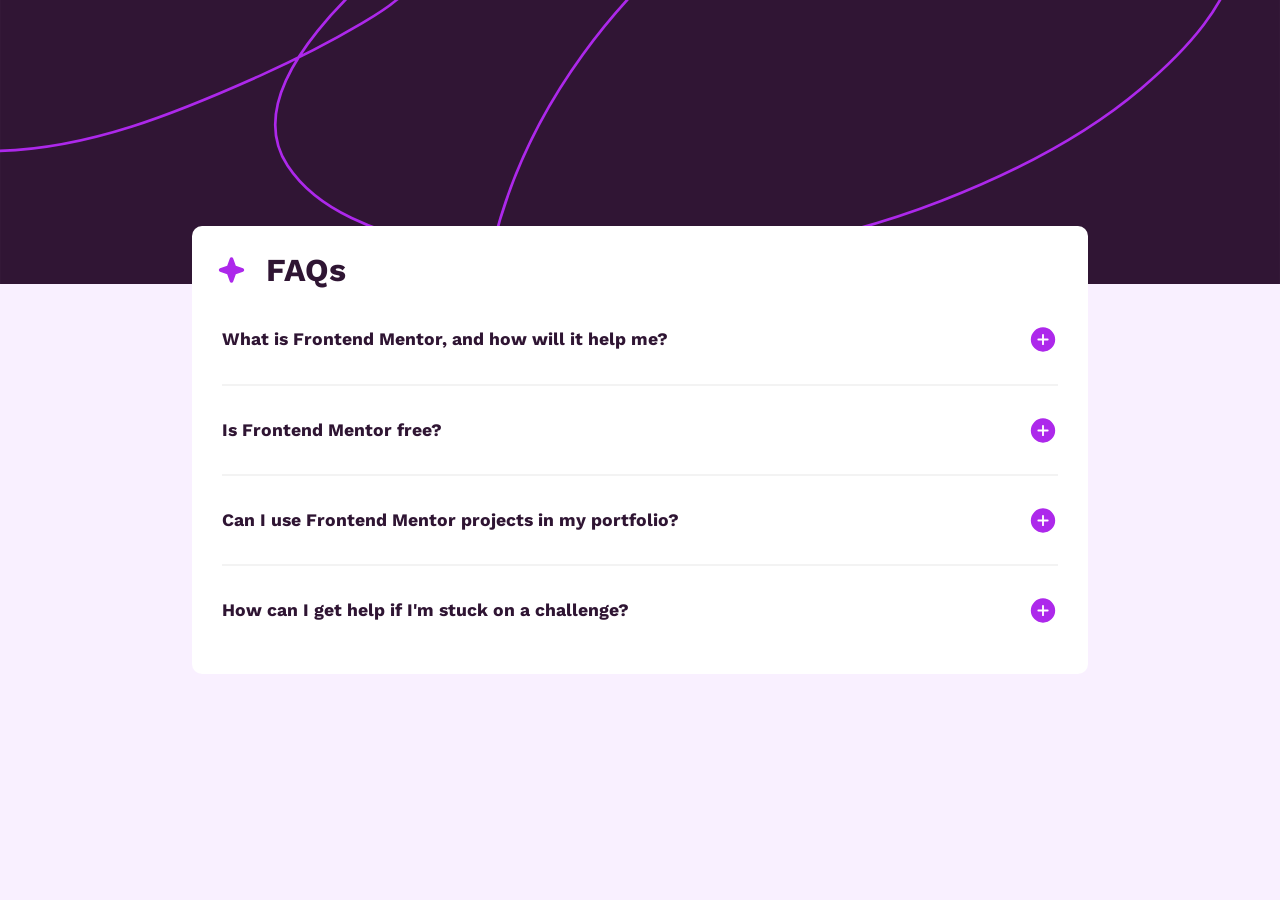
<file: index.html>
<!DOCTYPE html>
<html lang="en">

<head>
  <meta charset="UTF-8">
  <meta name="viewport" content="width=device-width, initial-scale=1.0">
  <!-- displays site properly based on user's device -->

  <link rel="icon" type="image/png" sizes="32x32" href="./assets/images/favicon-32x32.png">
  <link rel="stylesheet" href="style.css">
  <script src="index.js" defer></script>
  <title>Frontend Mentor | FAQ accordion</title>
</head>

<body>
  <img src="assets/images/background-pattern-mobile.svg" alt="background-image-mobile" class="background-image-mobile">
  <img src="assets/images/background-pattern-desktop.svg" alt="background-image-desktop"
    class="background-image-desktop">
  <div class="container">
    <header>
      <img src="assets/images/icon-star.svg" alt="icon-star" class="icon-star align-center">
      <h1 class="align-center">FAQs</h1>
    </header>
    <div class="content-box">
      <div class="h2-box">
        <h2>What is Frontend Mentor, and how will it help me?</h2>
        <img src="assets/images/icon-plus.svg" alt="icon-plus" class="icon-plus icon-plus1" onclick="
        manipulateParagraph(1)
        ">
        <img src="assets/images/icon-minus.svg" alt="minus-icon" class="icon-minus1 icon-minus" onclick="
        manipulateParagraph(1)">
      </div>

      <p class="view-element1">Frontend Mentor offers realistic coding challenges to help developers improve their
        frontend coding skills with projects in HTML, CSS, and JavaScript. It's suitable for
        all levels and ideal for portfolio building.</p>
    </div>
    <div class="content-box upper-border">
      <div class="h2-box">
        <h2>Is Frontend Mentor free?</h2>
        <img src="assets/images/icon-plus.svg" alt="icon-plus" class="icon-plus icon-plus2" onclick="
        manipulateParagraph(2)
        ">
        <img src="assets/images/icon-minus.svg" alt="minus-icon" class="icon-minus2 icon-minus" onclick="
        manipulateParagraph(2)">
      </div>

      <p class="view-element2">Yes, Frontend Mentor offers both free and premium coding challenges, with the free
        option providing access to a range of projects suitable for all skill levels.</p>
    </div>
    <div class="content-box upper-border">
      <div class="h2-box">
        <h2>Can I use Frontend Mentor projects in my portfolio?</h2>
        <img src="assets/images/icon-plus.svg" alt="icon-plus" class="icon-plus icon-plus3" onclick="
        manipulateParagraph(3)
        ">
        <img src="assets/images/icon-minus.svg" alt="minus-icon" class="icon-minus3 icon-minus" onclick="
        manipulateParagraph(3)">
      </div>

      <p class="view-element3">Yes, you can use projects completed on Frontend Mentor in your portfolio. It's an
        excellent
        way to showcase your skills to potential employers!</p>
    </div>
    <div class="content-box upper-border">
      <div class="h2-box">
        <h2>How can I get help if I'm stuck on a challenge?</h2>
        <img src="assets/images/icon-plus.svg" alt="icon-plus" class="icon-plus icon-plus4" onclick="
        manipulateParagraph(4)">
        <img src="assets/images/icon-minus.svg" alt="minus-icon" class="icon-minus4 icon-minus" onclick="
        manipulateParagraph(4)">
      </div>
      <p class="view-element4">The best place to get help is inside Frontend Mentor's Discord community. There's a help
        channel where you can ask questions and seek support from other community members.</p>
    </div>
  </div>
</body>

</html>
</file>
<file: style.css>
@font-face {
	font-family: 'WorkSans';
	src: url('assets/fonts/WorkSans-VariableFont_wght.ttf');
}

* {
	box-sizing: border-box;
	margin: 0;
	padding: 0;
	font-family: 'WorkSans';
}
header {
	display: flex;
	align-items: center;
}
.icon-star {
	height: 30px;
}
h1 {
	padding-left: 20px;
	color: hsl(292, 42%, 14%);
}
body {
	height: 100vh;
	display: flex;
	align-items: center;
	justify-content: center;
	flex-direction: column;
	background-color: hsl(275, 100%, 97%);
}
.background-image-desktop {
	display: none;
	z-index: -1;
	position: absolute;
	top: 0;
	width: 100%;
}
.background-image-mobile {
	z-index: -1;
	position: absolute;
	top: 0;
	width: 100%;
}
.container {
	min-width: 300px;
	max-width: 90%;
	background-color: white;
	border-radius: 10px;
	display: flex;
	flex-direction: column;
	padding: 25px;
}
.content-box {
	/* background-color: hsla(0, 100%, 50%, 0.2); */
	margin: 5px;
	min-height: 80px;
	display: flex;
	flex-direction: column;
	justify-content: center;
	gap: 20px;
	padding-top: 10px;
}
p {
	display: none;
	font-size: 16px;
	color: hsl(292, 16%, 49%);
	line-height: 1.3;
	font-weight: 400;
	margin-bottom: 5px;
}
h2 {
	color: hsl(292, 42%, 14%);
	font-size: 1.1rem;
}
.upper-border {
	border-top: 2px solid #eeeeeeae;
}
.h2-box {
	height: 100%;
	/* background-color: hsla(0, 100%, 50%, 0.2); */
	width: 100%;
	display: flex;
	align-items: center;
	justify-content: space-between;
	gap: 20px;
}
.align-center {
	align-self: center;
}
/* have to be at the end */
.icon-minus {
	display: none;
}

@media screen and (min-width: 800px) {
	.container {
		width: 70%;
	}
	.background-image-mobile {
		display: none;
	}
	.background-image-desktop {
		display: block;
	}
}
</file>
